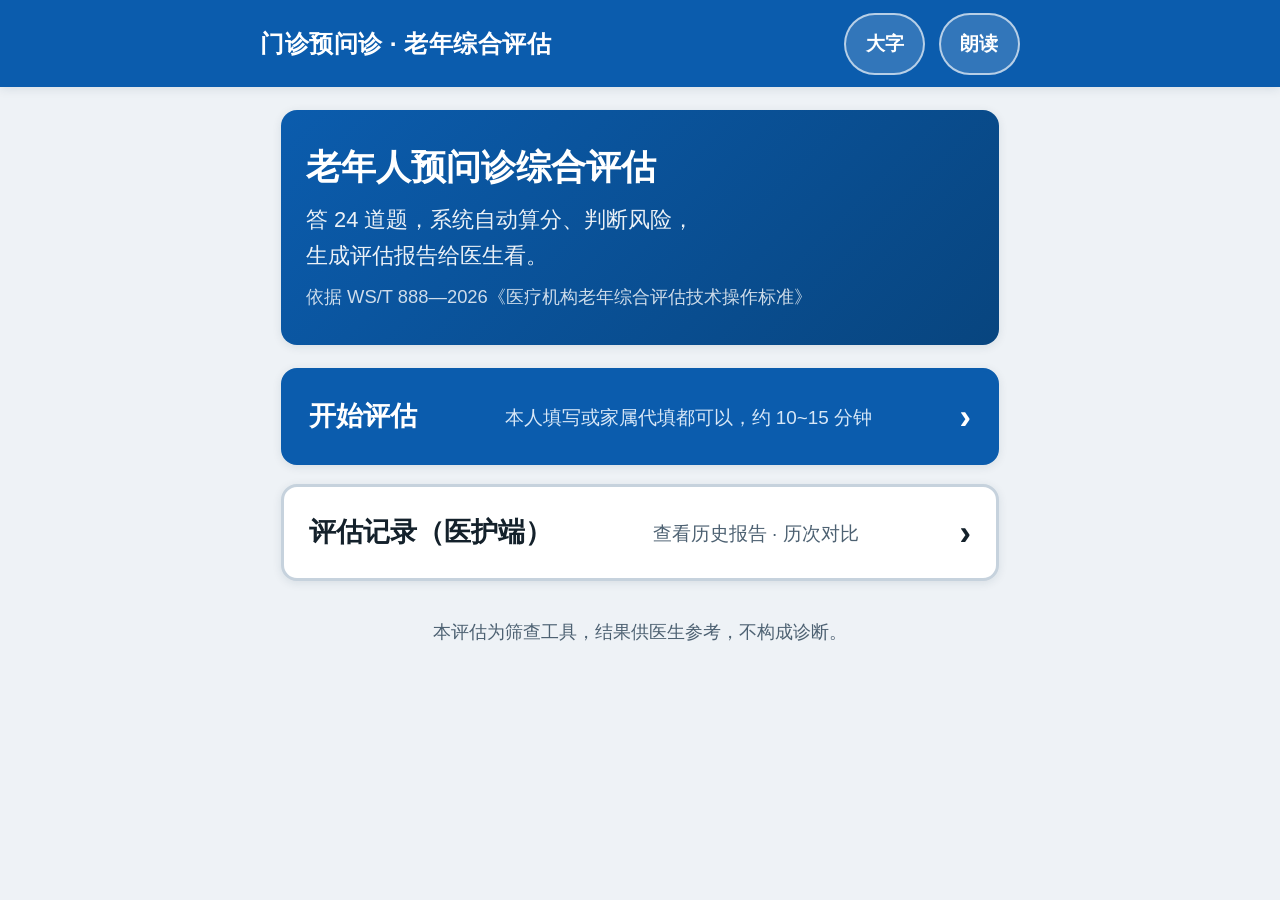
<file: medical/index.html>
<!DOCTYPE html>
<html lang="zh-CN" data-fs="2">
<head>
  <meta charset="UTF-8">
  <meta name="viewport" content="width=device-width, initial-scale=1.0">
  <title>老年人预问诊综合评估</title>
  <link rel="stylesheet" href="css/style.css">
</head>
<body>
  <header class="topbar">
    <div class="topbar-in">
      <div class="logo">门诊预问诊 · 老年综合评估</div>
      <button class="iconbtn" id="fsBtn" aria-label="切换字号">大字</button>
      <button class="iconbtn" id="voiceBtn" aria-label="切换语音朗读">朗读</button>
    </div>
  </header>
  <div id="progress"></div>
  <main id="app"></main>
  <script src="js/data.js"></script>
  <script src="js/app.js"></script>
</body>
</html>
</file>
<file: medical/css/style.css>
/* =========================================================
   老年人预问诊综合评估系统 — 适老化设计系统
   原则：字大、对比高、点击区大（≥60px）、流程短、干扰少
   ========================================================= */

:root {
  --bg: #eef2f6;
  --card: #ffffff;
  --ink: #14212b;
  --muted: #4d6172;
  --primary: #0b5cad;
  --primary-dark: #08457f;
  --primary-soft: #e3eef9;
  --ok: #1a7a3c;
  --ok-soft: #e2f3e7;
  --mild: #8a6d1d;
  --mild-soft: #fdf3d7;
  --warn: #a04b00;
  --warn-soft: #ffe8d4;
  --danger: #b02a2a;
  --danger-soft: #fde3e3;
  --line: #c6d2dd;
  --focus: #ffb300;
  --radius: 16px;
  --shadow: 0 2px 10px rgba(20, 45, 70, 0.10);
}

html { font-size: 20px; }                 /* 标准 */
html[data-fs="2"] { font-size: 23px; }    /* 大 */
html[data-fs="3"] { font-size: 26px; }    /* 特大 */

* { box-sizing: border-box; margin: 0; padding: 0; }

body {
  font-family: "Microsoft YaHei", "PingFang SC", "Noto Sans SC", sans-serif;
  background: var(--bg);
  color: var(--ink);
  line-height: 1.65;
  min-height: 100vh;
}

button { font-family: inherit; cursor: pointer; }
button:focus-visible, input:focus-visible, a:focus-visible {
  outline: 4px solid var(--focus);
  outline-offset: 2px;
}

/* ---------- 顶栏 ---------- */
.topbar {
  position: sticky; top: 0; z-index: 50;
  background: var(--primary);
  color: #fff;
  padding: 0.55rem 0.9rem;
  box-shadow: var(--shadow);
}
.topbar-in {
  max-width: 760px; margin: 0 auto;
  display: flex; align-items: center; gap: 0.6rem;
}
.topbar .logo {
  font-size: 1.06rem; font-weight: 700; letter-spacing: 0.5px;
  flex: 1; min-width: 0; white-space: nowrap; overflow: hidden; text-overflow: ellipsis;
}
.iconbtn {
  background: rgba(255, 255, 255, 0.16);
  border: 2px solid rgba(255, 255, 255, 0.65);
  color: #fff; font-size: 0.82rem; font-weight: 700;
  border-radius: 999px; padding: 0.42rem 0.85rem;
  min-height: 2.7rem; white-space: nowrap;
}
.iconbtn.on { background: #fff; color: var(--primary); }

/* ---------- 进度条 ---------- */
.progress-wrap {
  max-width: 760px; margin: 0 auto; padding: 0.55rem 0.9rem 0.15rem;
  background: var(--primary);
}
.progress-bar {
  height: 14px; border-radius: 999px;
  background: rgba(255, 255, 255, 0.3); overflow: hidden;
}
.progress-bar > i {
  display: block; height: 100%;
  background: #7fd08f; border-radius: 999px;
  transition: width 0.35s ease;
}
.progress-text {
  color: #fff; font-size: 0.85rem; margin-top: 0.3rem; text-align: center;
}

/* ---------- 主体 ---------- */
main { max-width: 760px; margin: 0 auto; padding: 1rem 0.9rem 3rem; }

.page-title { font-size: 1.3rem; font-weight: 800; margin: 0.4rem 0 0.3rem; }
.page-sub { color: var(--muted); font-size: 0.95rem; margin-bottom: 0.8rem; }

.card {
  background: var(--card); border-radius: var(--radius);
  box-shadow: var(--shadow);
  padding: 1rem 1rem 1.05rem;
  margin-bottom: 0.9rem;
  border: 1px solid var(--line);
}

/* ---------- 首页 ---------- */
.hero {
  background: linear-gradient(135deg, var(--primary) 0%, var(--primary-dark) 100%);
  color: #fff; border-radius: var(--radius);
  padding: 1.4rem 1.1rem; margin-bottom: 1rem;
  box-shadow: var(--shadow);
}
.hero h1 { font-size: 1.5rem; line-height: 1.4; }
.hero p { margin-top: 0.5rem; font-size: 0.95rem; opacity: 0.92; }
.hero .std { font-size: 0.8rem; opacity: 0.8; margin-top: 0.35rem; }

.bigbtn {
  display: flex; align-items: center; justify-content: space-between; gap: 0.8rem;
  width: 100%; min-height: 4.2rem;
  background: var(--card);
  border: 3px solid var(--primary);
  color: var(--primary-dark);
  border-radius: var(--radius);
  font-size: 1.18rem; font-weight: 800;
  padding: 0.8rem 1.1rem; margin-bottom: 0.85rem;
  box-shadow: var(--shadow);
  text-align: left;
}
.bigbtn .sub { display: block; font-size: 0.82rem; font-weight: 500; color: var(--muted); margin-top: 0.15rem; }
.bigbtn .go { font-size: 1.5rem; font-weight: 800; }
.bigbtn.primary { background: var(--primary); color: #fff; }
.bigbtn.primary .sub { color: #d7e7f7; }
.bigbtn.ghost { border-color: var(--line); color: var(--ink); }
.bigbtn:active { transform: translateY(2px); }

/* ---------- 表单 ---------- */
.field { margin-bottom: 1rem; }
.field > label { display: block; font-weight: 700; font-size: 1rem; margin-bottom: 0.35rem; }
.field > label .req { color: var(--danger); margin-left: 2px; }
.field input[type="text"], .field input[type="tel"], .field input[type="number"] {
  width: 100%; min-height: 3.2rem;
  font-size: 1.08rem; font-family: inherit;
  padding: 0.4rem 0.8rem;
  border: 2px solid var(--line); border-radius: 12px;
  background: #fbfdff; color: var(--ink);
}
.field input.err { border-color: var(--danger); background: #fff6f6; }

.chips { display: flex; flex-wrap: wrap; gap: 0.55rem; }
.chip {
  min-height: 3.1rem; padding: 0.45rem 1.05rem;
  font-size: 0.98rem; font-weight: 600;
  background: #f4f7fa; color: var(--ink);
  border: 2px solid var(--line); border-radius: 999px;
}
.chip.on {
  background: var(--primary); border-color: var(--primary); color: #fff;
}

/* ---------- 筛查题目 ---------- */
.qcard { border-left: 6px solid var(--primary-soft); }
.qcard.answered-yes { border-left-color: var(--primary); }
.qcard.unanswered { border-left-color: var(--danger); background: #fffaf8; }
.qtext { font-size: 1.06rem; font-weight: 700; margin-bottom: 0.6rem; line-height: 1.55; }
.qrow { display: flex; align-items: center; gap: 0.7rem; }
.qrow .speak {
  flex: none; width: 3.2rem; height: 3.2rem;
  border-radius: 12px; border: 2px solid var(--line);
  background: #f4f7fa; color: var(--primary-dark);
  font-size: 0.78rem; font-weight: 700; line-height: 1.2;
}
.optpair { display: flex; gap: 0.7rem; flex: 1; }
.opt {
  flex: 1; min-height: 3.5rem;
  font-size: 1.12rem; font-weight: 800;
  border-radius: 12px; border: 3px solid var(--line);
  background: #f4f7fa; color: var(--ink);
}
.opt.yes.on { background: var(--primary); border-color: var(--primary); color: #fff; }
.opt.no.on { background: #61707d; border-color: #61707d; color: #fff; }
.opt .tick { margin-right: 0.3rem; }

.section-head { display: flex; align-items: baseline; gap: 0.6rem; margin: 0.2rem 0 0.7rem; }
.section-head h2 { font-size: 1.25rem; font-weight: 800; }
.section-head .tag {
  font-size: 0.8rem; color: var(--primary-dark);
  background: var(--primary-soft); padding: 0.15rem 0.6rem; border-radius: 999px;
  white-space: nowrap;
}

/* ---------- 深度量表 ---------- */
.scale-head { border-left: 6px solid var(--primary); padding-left: 0.75rem; margin-bottom: 0.7rem; }
.scale-head .code { font-size: 0.82rem; color: var(--muted); }
.scale-head h2 { font-size: 1.22rem; font-weight: 800; }
.scale-intro {
  background: var(--primary-soft); color: var(--primary-dark);
  border-radius: 12px; padding: 0.65rem 0.8rem;
  font-size: 0.92rem; margin-bottom: 0.9rem;
}
.opts { display: flex; flex-direction: column; gap: 0.5rem; }
.opts.horizontal { flex-direction: row; flex-wrap: wrap; }
.optrow {
  text-align: left; min-height: 3.1rem;
  border: 2px solid var(--line); border-radius: 12px;
  background: #f7fafc; color: var(--ink);
  font-size: 1rem; font-weight: 600; padding: 0.5rem 0.85rem;
}
.optrow.on { background: var(--primary); border-color: var(--primary); color: #fff; }
.optrow.nrs {
  width: 3.1rem; height: 3.1rem; min-height: 0; padding: 0;
  justify-content: center; display: inline-flex; align-items: center;
  font-size: 1.1rem; font-weight: 800; border-radius: 12px;
}
.optrow.nrs.on { background: var(--primary); }
.words {
  display: flex; gap: 0.7rem; justify-content: center;
  padding: 0.7rem 0; margin-bottom: 0.3rem;
}
.words span {
  background: #fff7e6; border: 3px solid #e8b64c; color: #6b4e00;
  font-size: 1.35rem; font-weight: 800;
  border-radius: 12px; padding: 0.4rem 1rem;
}

/* ---------- 导航 ---------- */
.navrow { display: flex; gap: 0.7rem; margin-top: 1rem; }
.navrow .btn {
  flex: 1; min-height: 3.6rem;
  border-radius: 14px; font-size: 1.05rem; font-weight: 800;
  border: 3px solid var(--line); background: #fff; color: var(--ink);
}
.navrow .btn.main { background: var(--primary); border-color: var(--primary); color: #fff; }
.navrow .btn:disabled { opacity: 0.55; }
.msg {
  margin-top: 0.7rem; border-radius: 12px; padding: 0.6rem 0.85rem;
  font-size: 0.95rem; font-weight: 700; display: none;
}
.msg.show { display: block; }
.msg.warn { background: var(--mild-soft); color: var(--mild); border: 2px solid #ecd9a0; }
.msg.ok { background: var(--ok-soft); color: var(--ok); border: 2px solid #bfe4c9; }

/* ---------- 徽标 / 汇总 ---------- */
.badge {
  display: inline-block; font-size: 0.82rem; font-weight: 800;
  border-radius: 999px; padding: 0.18rem 0.7rem; white-space: nowrap;
}
.badge.pos { background: var(--danger-soft); color: var(--danger); }
.badge.neg { background: var(--ok-soft); color: var(--ok); }
.badge.ok { background: var(--ok-soft); color: var(--ok); }
.badge.mild { background: var(--mild-soft); color: var(--mild); }
.badge.warn { background: var(--warn-soft); color: var(--warn); }
.badge.danger { background: var(--danger-soft); color: var(--danger); }
.badge.todo { background: #e8edf2; color: var(--muted); }

/* ---------- 汇总/复核页 ---------- */
.sum-row {
  display: flex; align-items: center; justify-content: space-between; gap: 0.6rem;
  padding: 0.65rem 0.2rem; border-bottom: 1px dashed var(--line);
}
.sum-row:last-child { border-bottom: none; }
.sum-row .t { font-weight: 700; font-size: 1rem; }
.sum-row .t small { display: block; color: var(--muted); font-weight: 500; font-size: 0.8rem; }
.sum-row .r { display: flex; align-items: center; gap: 0.5rem; flex-wrap: wrap; justify-content: flex-end; }
.linkbtn {
  background: none; border: 2px solid var(--primary); color: var(--primary-dark);
  border-radius: 10px; font-size: 0.85rem; font-weight: 700;
  padding: 0.3rem 0.75rem; min-height: 2.7rem; white-space: nowrap;
}
.advice {
  background: #f6f9fc; border-left: 5px solid var(--primary);
  border-radius: 8px; padding: 0.55rem 0.75rem;
  font-size: 0.92rem; color: #21445f; margin-top: 0.5rem;
}
.baditems { margin-top: 0.45rem; padding-left: 1.2rem; }
.baditems li { font-size: 0.9rem; color: var(--danger); margin-bottom: 0.15rem; }

/* ---------- 报告 ---------- */
.report { background: #fff; }
.report-header { text-align: center; border-bottom: 3px double var(--primary); padding-bottom: 0.7rem; margin-bottom: 0.8rem; }
.report-header h1 { font-size: 1.35rem; letter-spacing: 2px; }
.report-header p { color: var(--muted); font-size: 0.82rem; margin-top: 0.25rem; }
.report-meta { display: flex; flex-wrap: wrap; gap: 0.4rem 1.2rem; font-size: 0.95rem; margin-bottom: 0.8rem; }
.report h3 { font-size: 1.05rem; margin: 0.9rem 0 0.4rem; color: var(--primary-dark); }
table.rt { width: 100%; border-collapse: collapse; font-size: 0.9rem; }
table.rt th, table.rt td { border: 1px solid var(--line); padding: 0.4rem 0.5rem; text-align: left; }
table.rt th { background: var(--primary-soft); white-space: nowrap; }
.conclusion {
  border: 3px solid var(--primary); border-radius: 12px;
  background: var(--primary-soft); padding: 0.7rem 0.9rem; margin-top: 0.8rem;
  font-size: 0.98rem;
}
.printrow { display: flex; gap: 0.7rem; margin-top: 1rem; }

/* ---------- 记录 / 对比 ---------- */
.rec-card { display: flex; align-items: center; gap: 0.75rem; }
.rec-card .pick {
  flex: none; width: 3rem; height: 3rem; border-radius: 50%;
  border: 3px solid var(--line); background: #fff; font-size: 0.8rem; font-weight: 800; color: var(--muted);
}
.rec-card .pick.on { background: var(--primary); border-color: var(--primary); color: #fff; }
.rec-card .info { flex: 1; min-width: 0; }
.rec-card .info b { font-size: 1.02rem; }
.rec-card .info small { color: var(--muted); display: block; }
.rec-card .chips2 { display: flex; gap: 0.35rem; flex-wrap: wrap; margin-top: 0.3rem; }

/* ---------- 须知 ---------- */
.notice-list { list-style: none; counter-reset: n; }
.notice-list li {
  counter-increment: n; position: relative;
  padding: 0.55rem 0 0.55rem 2.4rem;
  font-size: 1rem; border-bottom: 1px dashed var(--line);
}
.notice-list li:last-child { border-bottom: none; }
.notice-list li::before {
  content: counter(n); position: absolute; left: 0; top: 0.62rem;
  width: 1.7rem; height: 1.7rem; border-radius: 50%;
  background: var(--primary); color: #fff;
  font-weight: 800; font-size: 0.9rem;
  display: flex; align-items: center; justify-content: center;
}
.agree { display: flex; align-items: center; gap: 0.7rem; margin-top: 0.9rem; cursor: pointer; }
.agree input { width: 1.8rem; height: 1.8rem; accent-color: var(--primary); }
.agree span { font-size: 1rem; font-weight: 700; }

.footnote { text-align: center; color: var(--muted); font-size: 0.78rem; margin-top: 1.6rem; }

/* ---------- 打印 ---------- */
@media print {
  html { font-size: 12pt; }
  .topbar, .progress-wrap, .no-print, .navrow, .footnote { display: none !important; }
  body { background: #fff; }
  main { max-width: 100%; padding: 0; }
  .card { box-shadow: none; border: none; padding: 0; margin: 0; }
  .report-wrap { display: none; }
  .report { display: block !important; }
}
</file>
